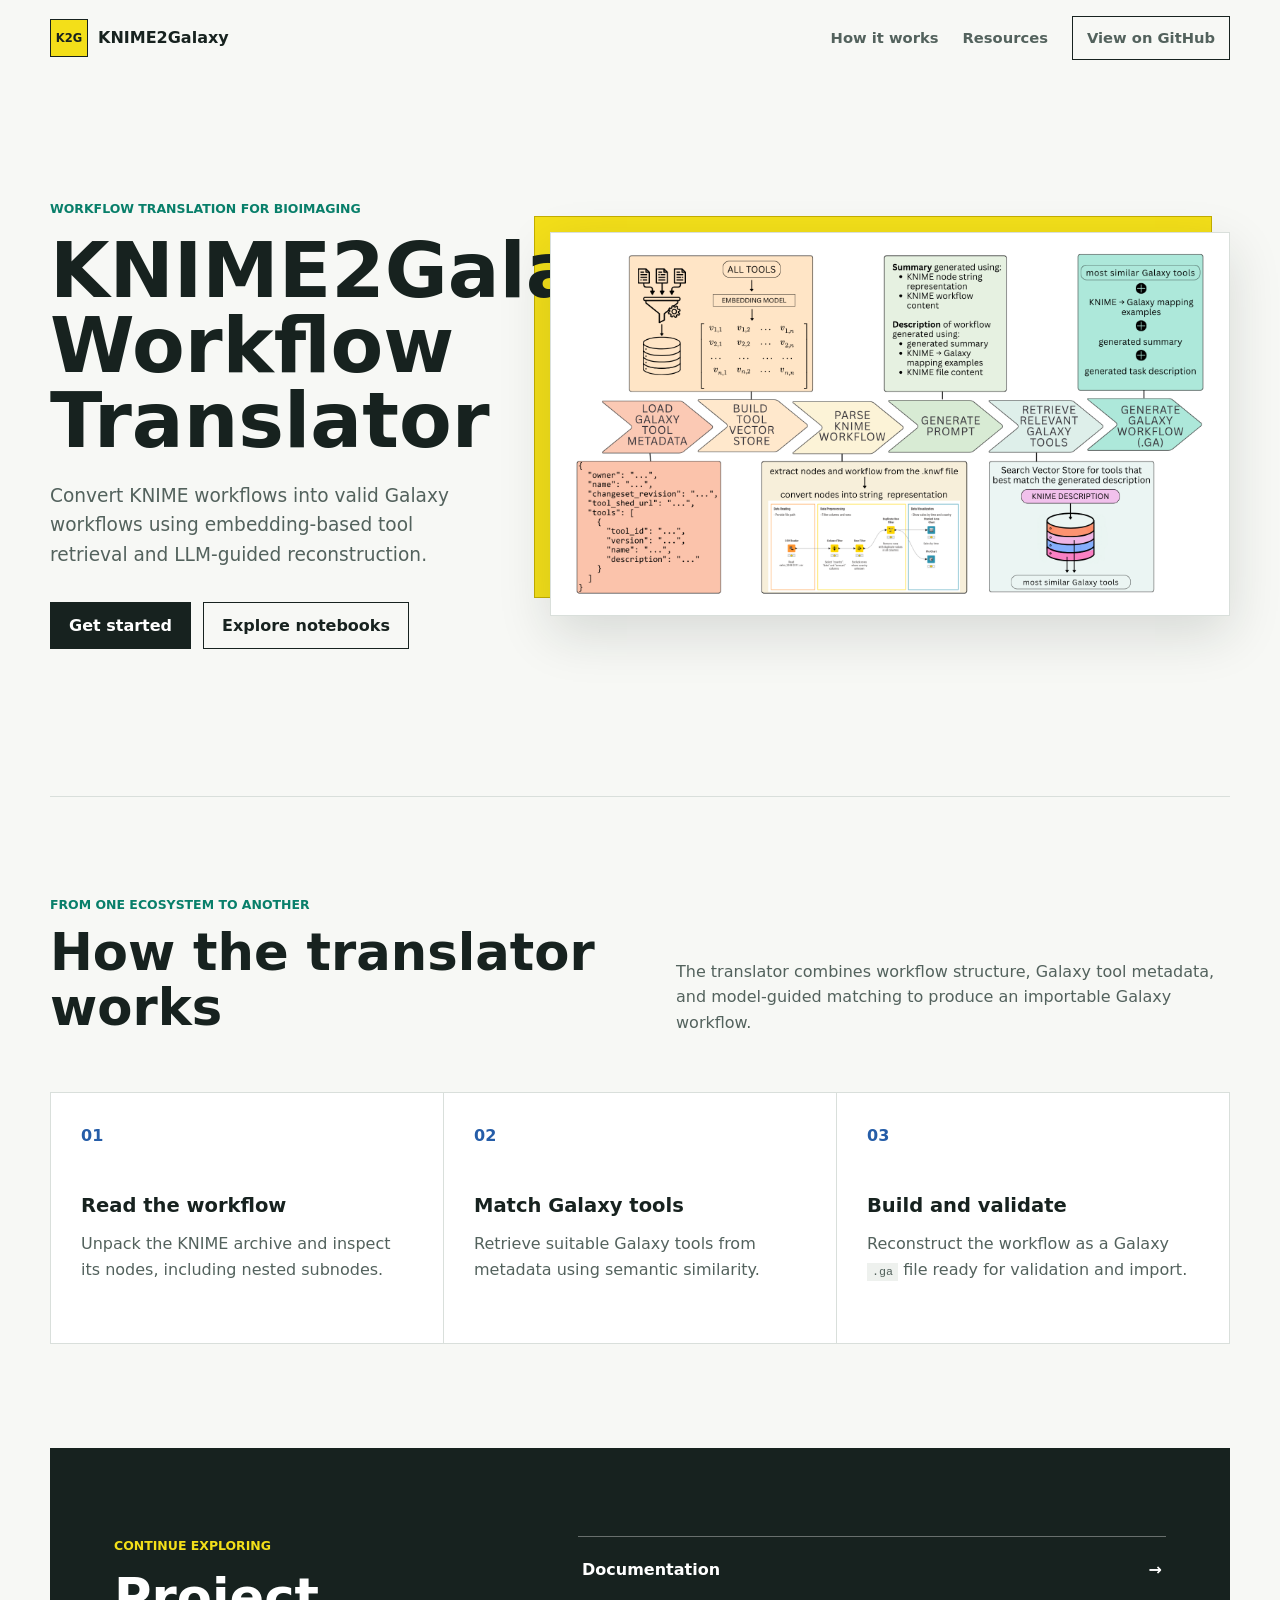
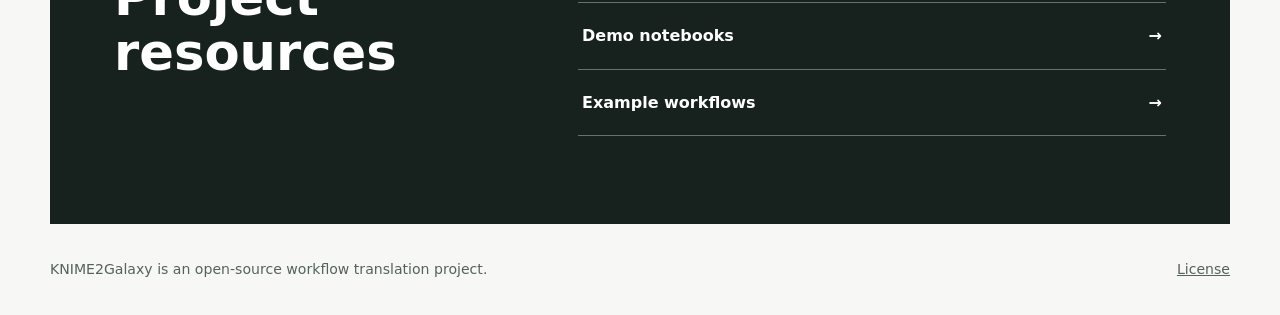
<file: docs/index.html>
<!doctype html>
<html lang="en">
  <head>
    <meta charset="utf-8" />
    <meta name="viewport" content="width=device-width, initial-scale=1" />
    <meta
      name="description"
      content="KNIME2Galaxy translates KNIME image-analysis workflows into Galaxy workflows."
    />
    <title>KNIME2Galaxy Workflow Translator</title>
    <link rel="stylesheet" href="styles.css" />
  </head>
  <body>
    <header class="site-header">
      <a class="brand" href="./" aria-label="KNIME2Galaxy home">
        <span class="brand-mark" aria-hidden="true">K2G</span>
        <span>KNIME2Galaxy</span>
      </a>
      <nav aria-label="Primary navigation">
        <a href="#workflow">How it works</a>
        <a href="#resources">Resources</a>
        <a
          class="github-link"
          href="https://github.com/rmassei/imaging_KNIME_to_Galaxy"
          >View on GitHub</a
        >
      </nav>
    </header>

    <main>
      <section class="hero" aria-labelledby="hero-title">
        <div class="hero-content">
          <p class="eyebrow">Workflow translation for bioimaging</p>
          <h1 id="hero-title">KNIME2Galaxy Workflow Translator</h1>
          <p class="intro">
            Convert KNIME workflows into valid Galaxy workflows using
            embedding-based tool retrieval and LLM-guided reconstruction.
          </p>
          <div class="hero-actions">
            <a
              class="button primary"
              href="https://github.com/rmassei/imaging_KNIME_to_Galaxy#installation"
              >Get started</a
            >
            <a
              class="button secondary"
              href="https://github.com/rmassei/imaging_KNIME_to_Galaxy/tree/main/notebooks"
              >Explore notebooks</a
            >
          </div>
        </div>
        <div class="hero-visual">
          <img
            src="assets/knime2galaxy_scheme.png"
            alt="Pipeline showing a KNIME workflow translated into a Galaxy workflow"
            width="1920"
            height="1080"
          />
        </div>
      </section>

      <section class="workflow" id="workflow" aria-labelledby="workflow-title">
        <div class="section-heading">
          <p class="eyebrow">From one ecosystem to another</p>
          <h2 id="workflow-title">How the translator works</h2>
          <p>
            The translator combines workflow structure, Galaxy tool metadata,
            and model-guided matching to produce an importable Galaxy workflow.
          </p>
        </div>
        <ol class="steps">
          <li>
            <span class="step-number">01</span>
            <h3>Read the workflow</h3>
            <p>
              Unpack the KNIME archive and inspect its nodes, including nested
              subnodes.
            </p>
          </li>
          <li>
            <span class="step-number">02</span>
            <h3>Match Galaxy tools</h3>
            <p>
              Retrieve suitable Galaxy tools from metadata using semantic
              similarity.
            </p>
          </li>
          <li>
            <span class="step-number">03</span>
            <h3>Build and validate</h3>
            <p>
              Reconstruct the workflow as a Galaxy <code>.ga</code> file ready
              for validation and import.
            </p>
          </li>
        </ol>
      </section>

      <section class="resources" id="resources" aria-labelledby="resources-title">
        <div>
          <p class="eyebrow">Continue exploring</p>
          <h2 id="resources-title">Project resources</h2>
        </div>
        <div class="resource-links">
          <a href="https://github.com/rmassei/imaging_KNIME_to_Galaxy/blob/main/README.md">
            <span>Documentation</span>
            <span aria-hidden="true">&rarr;</span>
          </a>
          <a href="https://github.com/rmassei/imaging_KNIME_to_Galaxy/tree/main/notebooks">
            <span>Demo notebooks</span>
            <span aria-hidden="true">&rarr;</span>
          </a>
          <a href="https://github.com/rmassei/imaging_KNIME_to_Galaxy/tree/main/data/train_data_workflows">
            <span>Example workflows</span>
            <span aria-hidden="true">&rarr;</span>
          </a>
        </div>
      </section>
    </main>

    <footer>
      <p>KNIME2Galaxy is an open-source workflow translation project.</p>
      <a href="https://github.com/rmassei/imaging_KNIME_to_Galaxy/blob/main/LICENSE"
        >License</a
      >
    </footer>
  </body>
</html>
</file>
<file: docs/styles.css>
:root {
  --ink: #17221f;
  --muted: #53625d;
  --paper: #f7f8f5;
  --surface: #ffffff;
  --line: #d9dfdb;
  --knime: #f3df19;
  --knime-dark: #c3ae00;
  --galaxy: #255da8;
  --teal: #087f6a;
  --max-width: 1180px;
}

* {
  box-sizing: border-box;
}

html {
  scroll-behavior: smooth;
}

body {
  margin: 0;
  color: var(--ink);
  background: var(--paper);
  font-family:
    Inter, ui-sans-serif, system-ui, -apple-system, BlinkMacSystemFont, "Segoe UI",
    sans-serif;
  line-height: 1.6;
}

a {
  color: inherit;
}

.site-header,
main,
footer {
  width: min(calc(100% - 40px), var(--max-width));
  margin-inline: auto;
}

.site-header {
  min-height: 76px;
  display: flex;
  align-items: center;
  justify-content: space-between;
  gap: 24px;
}

.brand {
  display: inline-flex;
  align-items: center;
  gap: 10px;
  color: var(--ink);
  font-weight: 750;
  text-decoration: none;
}

.brand-mark {
  display: grid;
  width: 38px;
  height: 38px;
  place-items: center;
  border: 1px solid var(--ink);
  background: var(--knime);
  font-size: 0.72rem;
  font-weight: 850;
}

nav {
  display: flex;
  align-items: center;
  gap: 24px;
}

nav a {
  color: var(--muted);
  font-size: 0.92rem;
  font-weight: 650;
  text-decoration: none;
}

nav a:hover,
nav a:focus-visible {
  color: var(--ink);
}

.github-link {
  padding: 9px 14px;
  border: 1px solid var(--ink);
}

.hero {
  min-height: min(720px, calc(100vh - 96px));
  display: grid;
  grid-template-columns: minmax(0, 0.85fr) minmax(520px, 1.3fr);
  align-items: center;
  gap: 56px;
  padding: 72px 0 96px;
}

.eyebrow {
  margin: 0 0 14px;
  color: var(--teal);
  font-size: 0.78rem;
  font-weight: 800;
  letter-spacing: 0;
  text-transform: uppercase;
}

h1,
h2,
h3,
p {
  margin-top: 0;
}

h1 {
  max-width: 720px;
  margin-bottom: 22px;
  font-size: clamp(2.7rem, 6vw, 5.7rem);
  line-height: 0.98;
  letter-spacing: 0;
}

.intro {
  max-width: 640px;
  margin-bottom: 32px;
  color: var(--muted);
  font-size: 1.16rem;
}

.hero-actions {
  display: flex;
  flex-wrap: wrap;
  gap: 12px;
}

.button {
  display: inline-flex;
  min-height: 46px;
  align-items: center;
  justify-content: center;
  padding: 10px 18px;
  border: 1px solid var(--ink);
  font-weight: 750;
  text-decoration: none;
}

.button.primary {
  background: var(--ink);
  color: var(--surface);
}

.button.primary:hover,
.button.primary:focus-visible {
  background: var(--galaxy);
}

.button.secondary:hover,
.button.secondary:focus-visible {
  background: var(--surface);
}

.hero-visual {
  position: relative;
}

.hero-visual::before {
  position: absolute;
  inset: -16px 18px 18px -16px;
  z-index: -1;
  border: 1px solid var(--knime-dark);
  background: var(--knime);
  content: "";
}

.hero-visual img {
  display: block;
  width: 100%;
  height: auto;
  border: 1px solid var(--line);
  background: var(--surface);
  box-shadow: 0 18px 50px rgb(23 34 31 / 14%);
}

.workflow {
  padding: 96px 0 104px;
  border-top: 1px solid var(--line);
}

.section-heading {
  display: grid;
  grid-template-columns: 1fr 1fr;
  gap: 32px 72px;
  align-items: end;
  margin-bottom: 56px;
}

.section-heading .eyebrow {
  grid-column: 1 / -1;
  margin-bottom: -22px;
}

h2 {
  margin-bottom: 0;
  font-size: clamp(2rem, 4vw, 3.35rem);
  line-height: 1.08;
  letter-spacing: 0;
}

.section-heading > p:last-child {
  margin-bottom: 0;
  color: var(--muted);
}

.steps {
  display: grid;
  grid-template-columns: repeat(3, 1fr);
  gap: 1px;
  margin: 0;
  padding: 0;
  background: var(--line);
  border: 1px solid var(--line);
  list-style: none;
}

.steps li {
  min-height: 250px;
  padding: 30px;
  background: var(--surface);
}

.step-number {
  display: block;
  margin-bottom: 42px;
  color: var(--galaxy);
  font-weight: 850;
}

.steps h3 {
  margin-bottom: 10px;
  font-size: 1.22rem;
}

.steps p {
  margin-bottom: 0;
  color: var(--muted);
}

code {
  padding: 2px 5px;
  background: #eef1ee;
  font-size: 0.9em;
}

.resources {
  display: grid;
  grid-template-columns: 0.8fr 1.2fr;
  gap: 72px;
  padding: 88px 64px;
  background: var(--ink);
  color: var(--surface);
}

.resources .eyebrow {
  color: var(--knime);
}

.resource-links {
  border-top: 1px solid rgb(255 255 255 / 35%);
}

.resource-links a {
  display: flex;
  justify-content: space-between;
  gap: 24px;
  padding: 20px 4px;
  border-bottom: 1px solid rgb(255 255 255 / 35%);
  font-weight: 700;
  text-decoration: none;
}

.resource-links a:hover,
.resource-links a:focus-visible {
  color: var(--knime);
}

footer {
  display: flex;
  justify-content: space-between;
  gap: 24px;
  padding: 34px 0;
  color: var(--muted);
  font-size: 0.88rem;
}

footer p {
  margin: 0;
}

@media (max-width: 900px) {
  .hero {
    min-height: auto;
    grid-template-columns: 1fr;
    gap: 56px;
    padding-top: 64px;
  }

  .hero-content {
    max-width: 720px;
  }

  .section-heading,
  .resources {
    grid-template-columns: 1fr;
  }

  .resources {
    gap: 44px;
  }
}

@media (max-width: 680px) {
  .site-header,
  main,
  footer {
    width: min(calc(100% - 28px), var(--max-width));
  }

  .site-header {
    align-items: flex-start;
    padding: 18px 0;
  }

  nav {
    gap: 10px;
  }

  nav > a:not(.github-link) {
    display: none;
  }

  .hero {
    padding: 48px 0 80px;
  }

  h1 {
    font-size: 2.75rem;
  }

  .hero-visual::before {
    inset: -9px 10px 10px -9px;
  }

  .section-heading {
    gap: 30px;
  }

  .section-heading .eyebrow {
    margin-bottom: -18px;
  }

  .steps {
    grid-template-columns: 1fr;
  }

  .steps li {
    min-height: 0;
  }

  .step-number {
    margin-bottom: 24px;
  }

  .resources {
    width: calc(100% + 28px);
    margin-left: -14px;
    padding: 64px 28px;
  }

  footer {
    flex-direction: column;
  }
}

@media (prefers-reduced-motion: reduce) {
  html {
    scroll-behavior: auto;
  }
}
</file>
